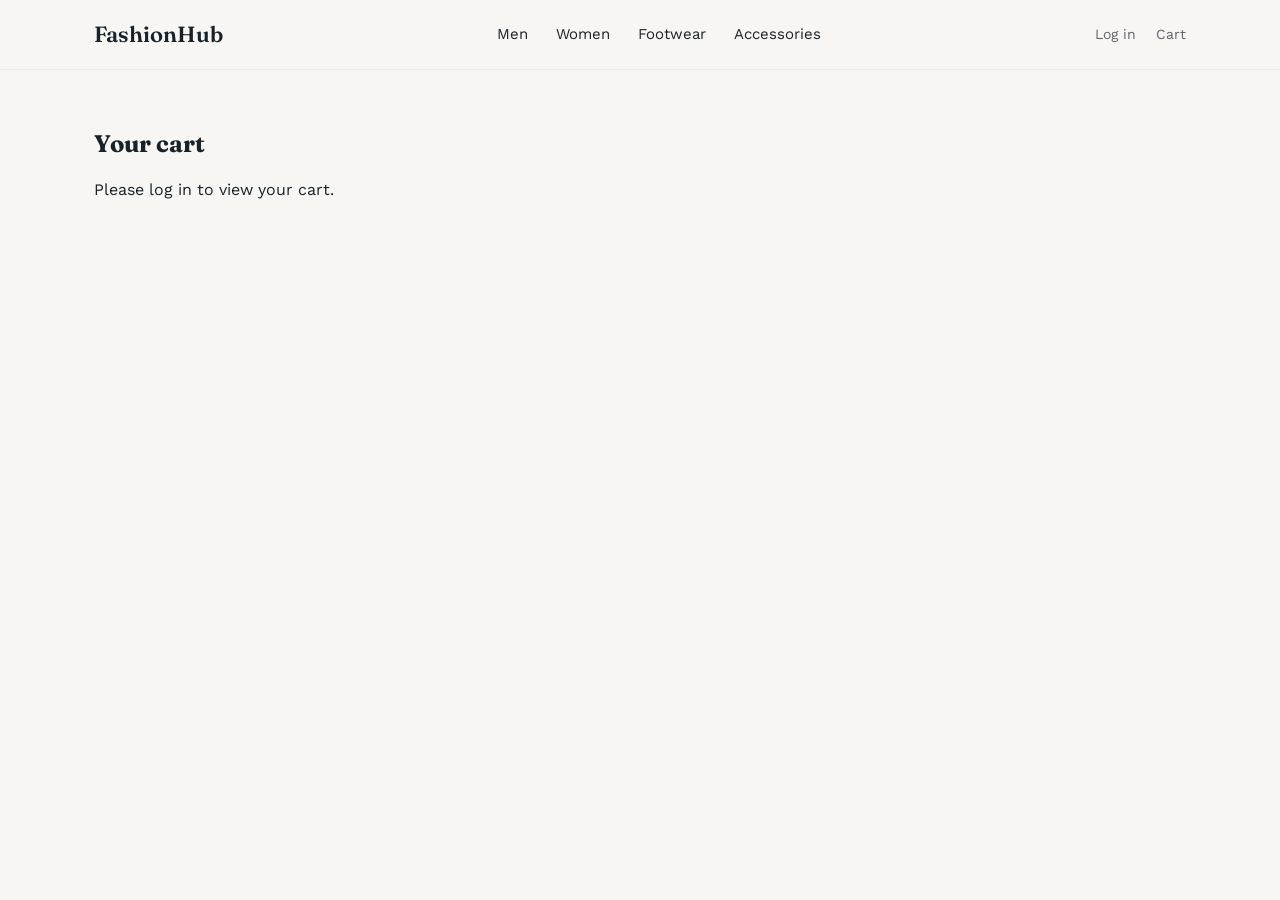
<file: frontend/cart.html>
<!DOCTYPE html>
<html lang="en">
<head>
<meta charset="UTF-8">
<meta name="viewport" content="width=device-width, initial-scale=1.0">
<title>Cart — FashionHub</title>
<link rel="preconnect" href="https://fonts.googleapis.com">
<link rel="preconnect" href="https://fonts.gstatic.com" crossorigin>
<link href="https://fonts.googleapis.com/css2?family=Fraunces:opsz,wght@9..144,400;9..144,600&family=Work+Sans:wght@400;500;600&display=swap" rel="stylesheet">
<link rel="stylesheet" href="css/style.css">
</head>
<body>

<header class="site-header">
  <div class="wrap header-inner">
    <a href="index.html" class="logo">FashionHub</a>
    <nav class="main-nav">
      <a href="index.html#categories">Men</a>
      <a href="index.html#categories">Women</a>
      <a href="index.html#categories">Footwear</a>
      <a href="index.html#categories">Accessories</a>
    </nav>
    <div class="header-actions">
      <a href="login.html" id="loginLink">Log in</a>
      <a href="cart.html" id="cartLink">Cart</a>
    </div>
  </div>
</header>

<section class="cart-section">
  <div class="wrap">
    <h1>Your cart</h1>
    <div id="cartWrap">
      <p class="status-text">Loading cart...</p>
    </div>
  </div>
</section>

<script src="js/config.js"></script>
<script src="js/main.js"></script>
<script src="js/cart.js"></script>
</body>
</html>
</file>
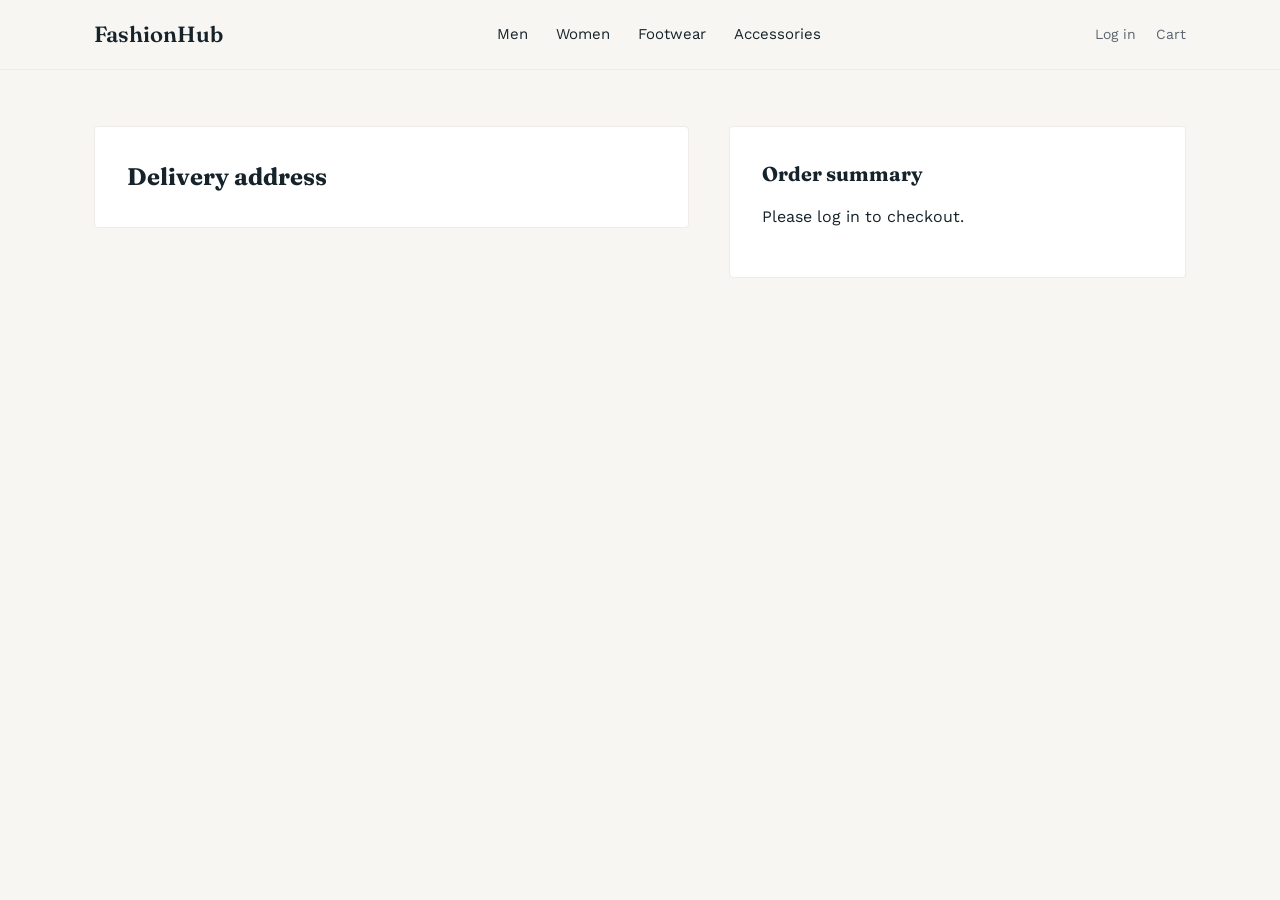
<file: frontend/checkout.html>
<!DOCTYPE html>
<html lang="en">
<head>
<meta charset="UTF-8">
<meta name="viewport" content="width=device-width, initial-scale=1.0">
<title>Checkout — FashionHub</title>
<link rel="preconnect" href="https://fonts.googleapis.com">
<link rel="preconnect" href="https://fonts.gstatic.com" crossorigin>
<link href="https://fonts.googleapis.com/css2?family=Fraunces:opsz,wght@9..144,400;9..144,600&family=Work+Sans:wght@400;500;600&display=swap" rel="stylesheet">
<link rel="stylesheet" href="css/style.css">
</head>
<body>

<header class="site-header">
  <div class="wrap header-inner">
    <a href="index.html" class="logo">FashionHub</a>
    <nav class="main-nav">
      <a href="index.html#categories">Men</a>
      <a href="index.html#categories">Women</a>
      <a href="index.html#categories">Footwear</a>
      <a href="index.html#categories">Accessories</a>
    </nav>
    <div class="header-actions">
      <a href="login.html" id="loginLink">Log in</a>
      <a href="cart.html" id="cartLink">Cart</a>
    </div>
  </div>
</header>

<section class="checkout-section">
  <div class="wrap checkout-grid">
    <div class="checkout-form-card">
      <h1>Delivery address</h1>
      <form id="checkoutForm" class="auth-form">
        <label for="full_name">Full name</label>
        <input type="text" id="full_name" required>

        <label for="phone">Phone</label>
        <input type="tel" id="phone" required>

        <label for="line1">Address</label>
        <input type="text" id="line1" required>

        <label for="city">City</label>
        <input type="text" id="city" required>

        <label for="pincode">Pincode</label>
        <input type="text" id="pincode" required>

        <div id="checkoutError" class="auth-error"></div>

        <button type="submit" class="btn-primary btn-full">Place order</button>
      </form>
    </div>

    <div class="checkout-summary-card">
      <h2>Order summary</h2>
      <div id="checkoutSummary">
        <p class="status-text">Loading...</p>
      </div>
    </div>
  </div>
</section>

<script src="js/config.js"></script>
<script src="js/main.js"></script>
<script src="js/checkout.js"></script>
</body>
</html>
</file>
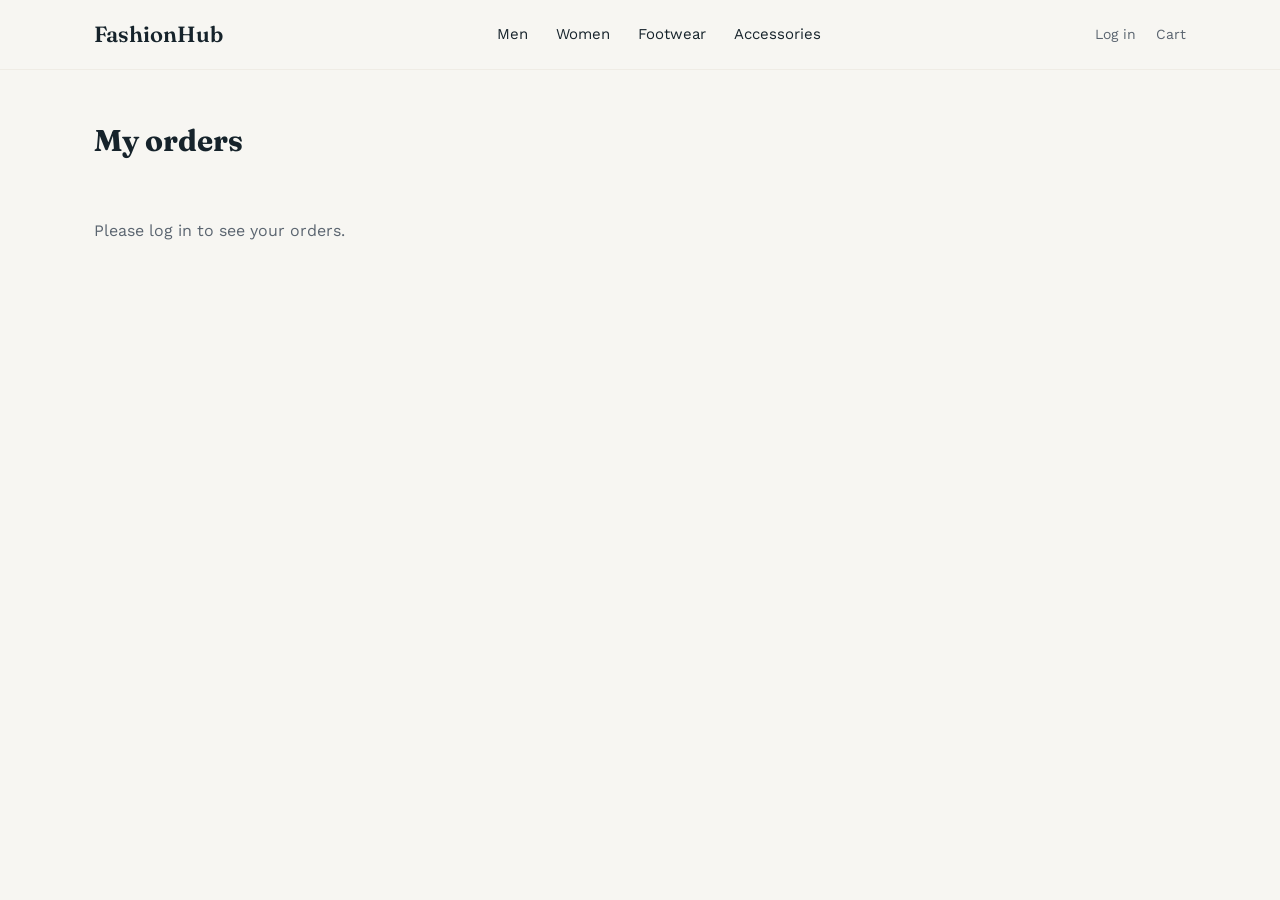
<file: frontend/my-orders.html>
<!DOCTYPE html>
<html lang="en">
<head>
<meta charset="UTF-8">
<meta name="viewport" content="width=device-width, initial-scale=1.0">
<title>My orders — FashionHub</title>
<link rel="preconnect" href="https://fonts.googleapis.com">
<link rel="preconnect" href="https://fonts.gstatic.com" crossorigin>
<link href="https://fonts.googleapis.com/css2?family=Fraunces:opsz,wght@9..144,400;9..144,600&family=Work+Sans:wght@400;500;600&display=swap" rel="stylesheet">
<link rel="stylesheet" href="css/style.css">
<link rel="stylesheet" href="css/orders.css">
</head>
<body>

<header class="site-header">
  <div class="wrap header-inner">
    <a href="index.html" class="logo">FashionHub</a>
    <nav class="main-nav">
      <a href="index.html#categories">Men</a>
      <a href="index.html#categories">Women</a>
      <a href="index.html#categories">Footwear</a>
      <a href="index.html#categories">Accessories</a>
    </nav>
    <div class="header-actions">
      <a href="login.html" id="loginLink">Log in</a>
      <a href="cart.html" id="cartLink">Cart</a>
    </div>
  </div>
</header>

<section class="orders-section">
  <div class="wrap">
    <h1>My orders</h1>
    <div id="ordersList" class="orders-list"></div>
    <p id="ordersMessage" class="orders-empty">Loading your orders...</p>
  </div>
</section>

<script src="js/config.js"></script>
<script src="js/main.js"></script>
<script src="js/my-orders.js"></script>
</body>
</html>
</file>
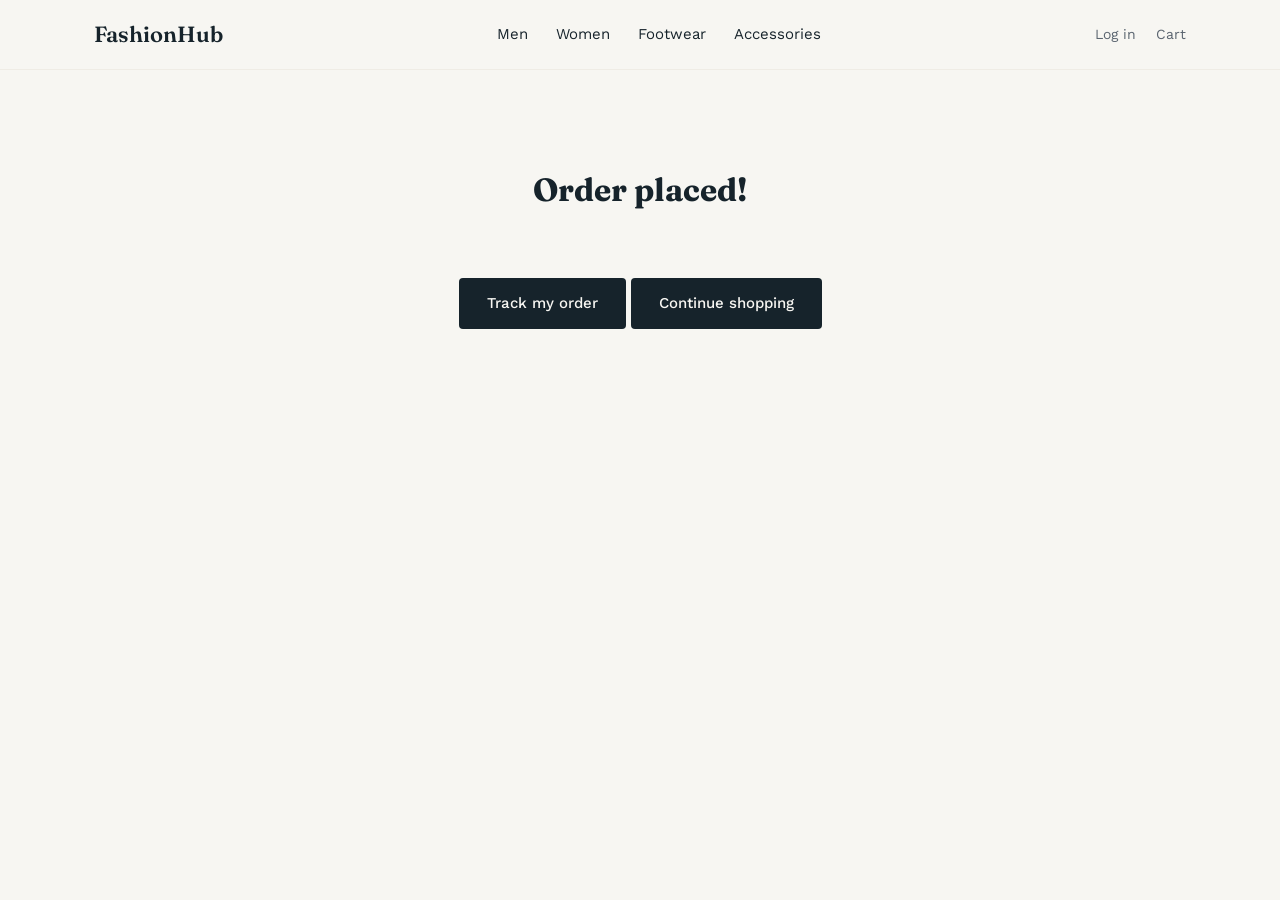
<file: frontend/order-confirmation.html>
<!DOCTYPE html>
<html lang="en">
<head>
<meta charset="UTF-8">
<meta name="viewport" content="width=device-width, initial-scale=1.0">
<title>Order confirmed — FashionHub</title>
<link rel="preconnect" href="https://fonts.googleapis.com">
<link rel="preconnect" href="https://fonts.gstatic.com" crossorigin>
<link href="https://fonts.googleapis.com/css2?family=Fraunces:opsz,wght@9..144,400;9..144,600&family=Work+Sans:wght@400;500;600&display=swap" rel="stylesheet">
<link rel="stylesheet" href="css/style.css">
</head>
<body>

<header class="site-header">
  <div class="wrap header-inner">
    <a href="index.html" class="logo">FashionHub</a>
    <nav class="main-nav">
      <a href="index.html#categories">Men</a>
      <a href="index.html#categories">Women</a>
      <a href="index.html#categories">Footwear</a>
      <a href="index.html#categories">Accessories</a>
    </nav>
    <div class="header-actions">
      <a href="login.html" id="loginLink">Log in</a>
      <a href="cart.html" id="cartLink">Cart</a>
    </div>
  </div>
</header>

<section class="confirmation-section">
  <div class="wrap confirmation-card">
    <h1>Order placed!</h1>
    <p id="orderIdText" class="auth-sub"></p>
    <a href="my-orders.html" class="btn-primary">Track my order</a>
    <a href="index.html" class="btn-primary">Continue shopping</a>
  </div>
</section>

<script src="js/config.js"></script>
<script src="js/main.js"></script>
<script>
  const params = new URLSearchParams(window.location.search);
  const orderId = params.get("order_id");
  document.getElementById("orderIdText").textContent = orderId
    ? `Your order id is ${orderId}. Save this for reference.`
    : "";
</script>
</body>
</html>
</file>
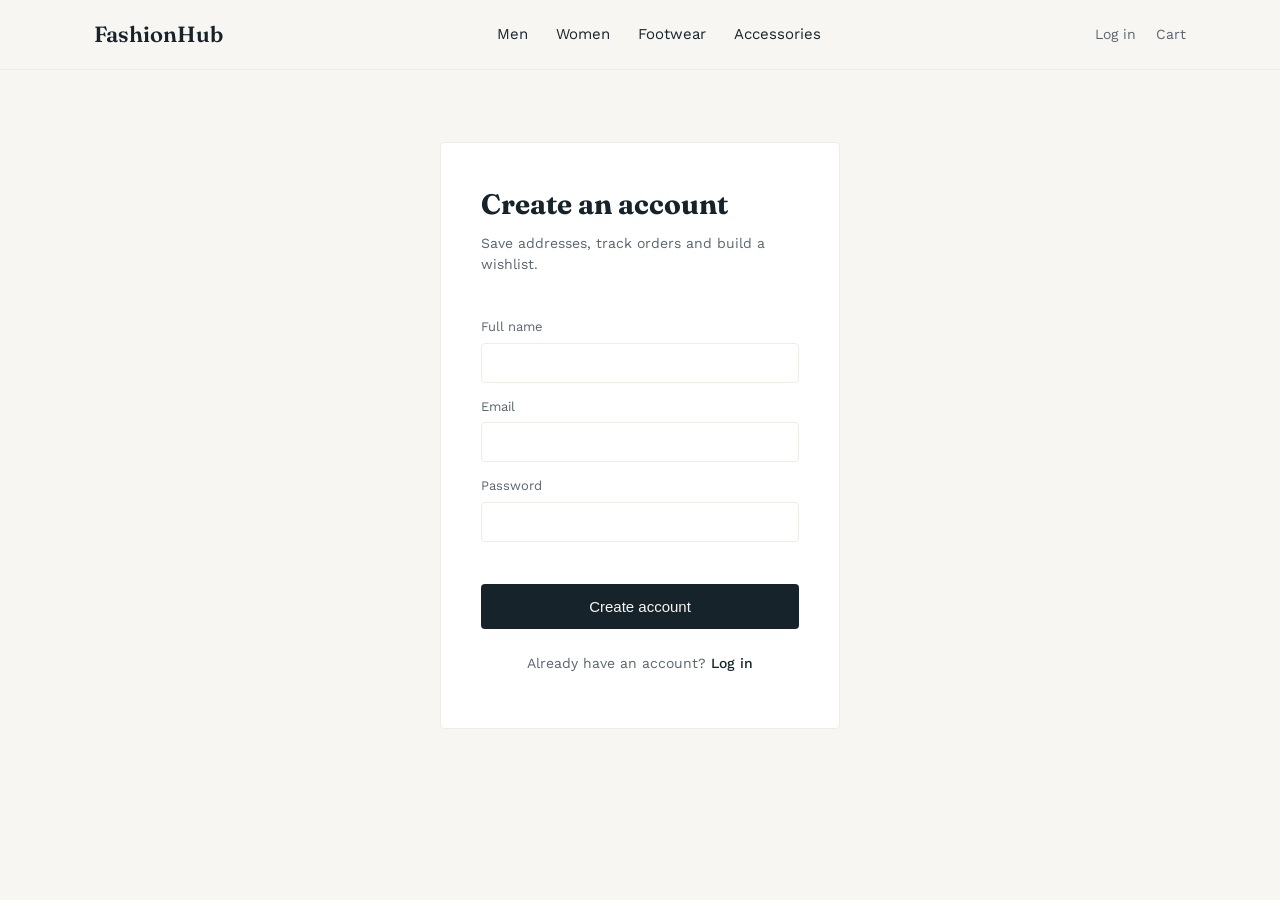
<file: frontend/register.html>
<!DOCTYPE html>
<html lang="en">
<head>
<meta charset="UTF-8">
<meta name="viewport" content="width=device-width, initial-scale=1.0">
<title>Create an account — FashionHub</title>
<link rel="preconnect" href="https://fonts.googleapis.com">
<link rel="preconnect" href="https://fonts.gstatic.com" crossorigin>
<link href="https://fonts.googleapis.com/css2?family=Fraunces:opsz,wght@9..144,400;9..144,600&family=Work+Sans:wght@400;500;600&display=swap" rel="stylesheet">
<link rel="stylesheet" href="css/style.css">
</head>
<body>

<header class="site-header">
  <div class="wrap header-inner">
    <a href="index.html" class="logo">FashionHub</a>
    <nav class="main-nav">
      <a href="index.html#categories">Men</a>
      <a href="index.html#categories">Women</a>
      <a href="index.html#categories">Footwear</a>
      <a href="index.html#categories">Accessories</a>
    </nav>
    <div class="header-actions">
      <a href="login.html" id="loginLink">Log in</a>
      <a href="cart.html" id="cartLink">Cart (0)</a>
    </div>
  </div>
</header>

<section class="auth-section">
  <div class="wrap auth-wrap">
    <div class="auth-card">
      <h1>Create an account</h1>
      <p class="auth-sub">Save addresses, track orders and build a wishlist.</p>

      <form id="registerForm" class="auth-form">
        <label for="name">Full name</label>
        <input type="text" id="name" required>

        <label for="email">Email</label>
        <input type="email" id="email" required>

        <label for="password">Password</label>
        <input type="password" id="password" required minlength="5">

        <div id="authError" class="auth-error"></div>

        <button type="submit" class="btn-primary btn-full">Create account</button>
      </form>

      <p class="auth-switch">Already have an account? <a href="login.html">Log in</a></p>
    </div>
  </div>
</section>

<script src="js/config.js"></script>
<script src="js/main.js"></script>
<script src="js/auth.js"></script>
</body>
</html>
</file>
<file: frontend/css/style.css>
:root {
  --ink: #16232b;
  --paper: #f7f6f2;
  --paper-dim: #efece5;
  --emerald: #1f4d3a;
  --plum: #5b2333;
  --gold: #8a6a1d;
  --text-muted: #5b6570;
  --radius: 4px;
}

* {
  box-sizing: border-box;
}

body {
  margin: 0;
  font-family: "Work Sans", -apple-system, sans-serif;
  background: var(--paper);
  color: var(--ink);
  line-height: 1.5;
}

h1, h2, h3 {
  font-family: "Fraunces", Georgia, serif;
  margin: 0;
  color: var(--ink);
}

a {
  color: inherit;
  text-decoration: none;
}

.wrap {
  max-width: 1140px;
  margin: 0 auto;
  padding: 0 24px;
}

/* Header */
.site-header {
  border-bottom: 1px solid var(--paper-dim);
  background: var(--paper);
  position: sticky;
  top: 0;
  z-index: 10;
}

.header-inner {
  display: flex;
  align-items: center;
  justify-content: space-between;
  padding-top: 18px;
  padding-bottom: 18px;
}

.logo {
  font-family: "Fraunces", Georgia, serif;
  font-size: 22px;
  font-weight: 600;
}

.main-nav {
  display: flex;
  gap: 28px;
}

.main-nav a {
  font-size: 15px;
  color: var(--ink);
}

.header-actions {
  display: flex;
  gap: 20px;
  font-size: 14px;
  color: var(--text-muted);
}

/* Hero */
.hero {
  padding: 96px 0 80px;
  border-bottom: 1px solid var(--paper-dim);
}

.hero-inner {
  max-width: 640px;
}

.hero h1 {
  font-size: 48px;
  font-weight: 600;
  line-height: 1.15;
  letter-spacing: -0.01em;
}

.hero-sub {
  margin-top: 20px;
  font-size: 17px;
  color: var(--text-muted);
  max-width: 480px;
}

.btn-primary {
  display: inline-block;
  margin-top: 32px;
  padding: 14px 28px;
  background: var(--ink);
  color: var(--paper);
  border-radius: var(--radius);
  font-size: 15px;
  font-weight: 500;
  transition: background 0.15s ease;
}

.btn-primary:hover {
  background: var(--emerald);
}

/* Categories */
.categories {
  padding: 72px 0;
  border-bottom: 1px solid var(--paper-dim);
}

.categories h2 {
  font-size: 28px;
  margin-bottom: 32px;
}

.category-grid {
  display: grid;
  grid-template-columns: repeat(4, 1fr);
  gap: 16px;
}

.category-card {
  display: flex;
  flex-direction: column;
  justify-content: flex-end;
  height: 220px;
  padding: 20px;
  border-radius: var(--radius);
  color: var(--paper);
}

.category-name {
  font-family: "Fraunces", Georgia, serif;
  font-size: 22px;
  font-weight: 600;
}

.category-meta {
  margin-top: 6px;
  font-size: 13px;
  opacity: 0.85;
}

.cat-men { background: var(--ink); }
.cat-women { background: var(--plum); }
.cat-footwear { background: var(--emerald); }
.cat-accessories { background: var(--gold); }

/* Products */
.products {
  padding: 72px 0 96px;
}

.section-heading {
  display: flex;
  align-items: baseline;
  justify-content: space-between;
  flex-wrap: wrap;
  gap: 8px;
  margin-bottom: 28px;
}

.section-heading h2 {
  font-size: 28px;
}

.status-text {
  font-size: 14px;
  color: var(--text-muted);
}

.product-grid {
  display: grid;
  grid-template-columns: repeat(auto-fill, minmax(220px, 1fr));
  gap: 20px;
}

.product-card {
  border: 1px solid var(--paper-dim);
  border-radius: var(--radius);
  padding: 16px;
  background: #fff;
}

.product-card .product-image {
  height: 160px;
  background: var(--paper-dim);
  border-radius: var(--radius);
  margin-bottom: 12px;
}

.product-card h3 {
  font-size: 16px;
  font-weight: 500;
  font-family: "Work Sans", sans-serif;
}

.product-card .price {
  margin-top: 4px;
  color: var(--text-muted);
  font-size: 14px;
}

/* Footer */
.site-footer {
  border-top: 1px solid var(--paper-dim);
  padding: 56px 0;
  background: var(--paper-dim);
}

.footer-inner {
  display: flex;
  justify-content: space-between;
  flex-wrap: wrap;
  gap: 40px;
}

.footer-about p {
  margin-top: 10px;
  max-width: 280px;
  color: var(--text-muted);
  font-size: 14px;
}

.footer-links {
  display: flex;
  gap: 64px;
}

.footer-links h3 {
  font-size: 13px;
  font-weight: 500;
  color: var(--text-muted);
  margin-bottom: 12px;
}

.footer-links a {
  display: block;
  font-size: 14px;
  margin-bottom: 8px;
  color: var(--ink);
}

/* Responsive */
@media (max-width: 800px) {
  .main-nav { display: none; }
  .hero h1 { font-size: 34px; }
  .category-grid { grid-template-columns: repeat(2, 1fr); }
  .footer-inner { flex-direction: column; }
}
/* Auth pages (login/register) */
.auth-section {
  padding: 72px 0 96px;
  display: flex;
  justify-content: center;
}

.auth-card {
  width: 100%;
  max-width: 400px;
  background: #fff;
  border: 1px solid var(--paper-dim);
  border-radius: var(--radius);
  padding: 40px;
}

.auth-card h1 {
  font-size: 28px;
}

.auth-sub {
  margin-top: 8px;
  color: var(--text-muted);
  font-size: 14px;
}

.auth-form {
  margin-top: 28px;
  display: flex;
  flex-direction: column;
}

.auth-form label {
  font-size: 13px;
  color: var(--text-muted);
  margin-top: 14px;
}

.auth-form input {
  margin-top: 6px;
  padding: 10px 12px;
  border: 1px solid var(--paper-dim);
  border-radius: var(--radius);
  font-size: 15px;
  font-family: "Work Sans", sans-serif;
}

.auth-form input:focus {
  outline: none;
  border-color: var(--emerald);
}

.btn-full {
  width: 100%;
  text-align: center;
  border: none;
  cursor: pointer;
  margin-top: 24px;
}

.auth-error {
  color: #b3261e;
  font-size: 13px;
  min-height: 18px;
}

.auth-success {
  color: var(--emerald);
  font-size: 14px;
}

.auth-switch {
  margin-top: 24px;
  font-size: 14px;
  color: var(--text-muted);
  text-align: center;
}

.auth-switch a {
  color: var(--ink);
  font-weight: 500;
}
/* Product detail page */
.product-detail {
  padding: 56px 0 96px;
}

.product-detail-grid {
  display: grid;
  grid-template-columns: 1fr 1fr;
  gap: 48px;
  align-items: start;
}

.product-detail-image {
  height: 520px;
  background: var(--paper-dim);
  border-radius: var(--radius);
}

.product-detail-info h1 {
  font-size: 32px;
}

.product-detail-price {
  margin-top: 12px;
  font-size: 22px;
}

.product-detail-category {
  margin-top: 4px;
  font-size: 14px;
  color: var(--text-muted);
}

.qty-row {
  margin-top: 28px;
  display: flex;
  align-items: center;
  gap: 12px;
}

.qty-row label {
  font-size: 14px;
  color: var(--text-muted);
}

.qty-row input {
  width: 70px;
  padding: 8px 10px;
  border: 1px solid var(--paper-dim);
  border-radius: var(--radius);
  font-family: "Work Sans", sans-serif;
}

@media (max-width: 700px) {
  .product-detail-grid { grid-template-columns: 1fr; }
}

a.product-card {
  display: block;
}
/* Cart page */
.cart-section {
  padding: 56px 0 96px;
}

.cart-list {
  margin-top: 32px;
  display: flex;
  flex-direction: column;
  gap: 16px;
}

.cart-row {
  display: flex;
  justify-content: space-between;
  align-items: center;
  padding: 16px;
  border: 1px solid var(--paper-dim);
  border-radius: var(--radius);
}

.cart-row h3 {
  font-size: 16px;
  font-weight: 500;
  font-family: "Work Sans", sans-serif;
}

.cart-row-price {
  margin-top: 4px;
  font-size: 14px;
  color: var(--text-muted);
}

.btn-remove {
  background: none;
  border: 1px solid var(--paper-dim);
  padding: 8px 16px;
  border-radius: var(--radius);
  cursor: pointer;
  font-family: "Work Sans", sans-serif;
  font-size: 13px;
}

.btn-remove:hover {
  border-color: var(--plum);
  color: var(--plum);
}

.cart-total {
  margin-top: 24px;
  font-size: 18px;
  font-weight: 600;
  font-family: "Fraunces", serif;
}

.cart-section .btn-primary {
  margin-top: 20px;
  display: inline-block;
}
/* Checkout page */
.checkout-section {
  padding: 56px 0 96px;
}

.checkout-grid {
  display: grid;
  grid-template-columns: 1.3fr 1fr;
  gap: 40px;
  align-items: start;
}

.checkout-form-card,
.checkout-summary-card {
  background: #fff;
  border: 1px solid var(--paper-dim);
  border-radius: var(--radius);
  padding: 32px;
}

.checkout-summary-card h2 {
  font-size: 20px;
}

.summary-rows {
  margin-top: 20px;
  display: flex;
  flex-direction: column;
  gap: 10px;
}

.summary-row {
  display: flex;
  justify-content: space-between;
  font-size: 14px;
  color: var(--text-muted);
}

.summary-total {
  margin-top: 16px;
  padding-top: 16px;
  border-top: 1px solid var(--paper-dim);
  display: flex;
  justify-content: space-between;
  font-weight: 600;
  font-family: "Fraunces", serif;
}

@media (max-width: 800px) {
  .checkout-grid { grid-template-columns: 1fr; }
}

/* Order confirmation */
.confirmation-section {
  padding: 96px 0;
  text-align: center;
}

.confirmation-card {
  max-width: 480px;
  margin: 0 auto;
}

.confirmation-card h1 {
  font-size: 32px;
}

.confirmation-card p {
  margin: 16px 0 32px;
}
.product-card .product-image,
.product-detail-image {
  overflow: hidden;
}

.product-image img,
.product-detail-image img {
  width: 100%;
  height: 100%;
  object-fit: cover;
  border-radius: var(--radius);
  display: block;
}
/* Category filter */
.products {
  scroll-margin-top: 70px;
}

.heading-meta {
  display: flex;
  align-items: baseline;
  gap: 16px;
}

.clear-filter {
  font-size: 14px;
  color: var(--emerald);
  text-decoration: underline;
}

/* =========================================================
   Shop page: search, sort, filters
   ========================================================= */
.product-card .product-image { position: relative; overflow: hidden; }
.product-card .product-image img { width: 100%; height: 100%; object-fit: cover; display: block; }
.product-card .product-brand,
.product-brand { font-size: 12px; letter-spacing: 0.04em; text-transform: uppercase; color: var(--text-muted); margin-bottom: 2px; }
.product-card.is-sold-out { opacity: 0.6; }

.stock-badge { position: absolute; top: 8px; left: 8px; font-size: 12px; font-weight: 600; padding: 3px 8px; border-radius: 999px; background: #fff; }
.badge-out { color: var(--plum); border: 1px solid var(--plum); }
.badge-low { color: var(--gold); border: 1px solid var(--gold); }

.shop-toolbar { display: flex; flex-wrap: wrap; gap: 12px 24px; justify-content: space-between; align-items: center; margin-bottom: 24px; }
.search-form { display: flex; gap: 8px; flex: 1 1 320px; max-width: 520px; }
.search-form input { flex: 1; padding: 10px 14px; border: 1px solid var(--paper-dim); border-radius: var(--radius); font-family: inherit; font-size: 14px; background: #fff; }
.search-form input:focus, .toolbar-right select:focus { outline: 2px solid var(--emerald); outline-offset: 1px; }
.search-form .btn-primary { margin: 0; padding: 10px 18px; border: 0; cursor: pointer; font-family: inherit; }
.toolbar-right { display: flex; align-items: center; gap: 10px; font-size: 14px; color: var(--text-muted); }
.toolbar-right select { padding: 9px 10px; border: 1px solid var(--paper-dim); border-radius: var(--radius); font-family: inherit; background: #fff; }
.btn-outline { display: none; background: none; border: 1px solid var(--ink); border-radius: var(--radius); padding: 9px 14px; font-family: inherit; font-size: 14px; cursor: pointer; }

.shop-layout { display: grid; grid-template-columns: 250px 1fr; gap: 32px; align-items: start; }
.filters { background: #fff; border: 1px solid var(--paper-dim); border-radius: var(--radius); padding: 18px; position: sticky; top: 84px; max-height: calc(100vh - 100px); overflow-y: auto; }
.filters-head { display: flex; justify-content: space-between; align-items: baseline; margin-bottom: 8px; }
.filters-head h3 { font-size: 18px; }
.link-button { background: none; border: 0; padding: 0; color: var(--emerald); font-size: 13px; cursor: pointer; font-family: inherit; text-decoration: underline; }
.filter-group { border: 0; border-top: 1px solid var(--paper-dim); margin: 0; padding: 14px 0; min-width: 0; }
.filter-group legend { font-size: 13px; font-weight: 600; padding: 0; margin-bottom: 8px; float: left; width: 100%; }
.filter-group legend + * { clear: both; }
.filter-select { width: 100%; padding: 8px; border: 1px solid var(--paper-dim); border-radius: var(--radius); font-family: inherit; background: #fff; }
.price-inputs { display: flex; align-items: center; gap: 8px; font-size: 13px; color: var(--text-muted); }
.price-inputs input { width: 100%; min-width: 0; padding: 8px; border: 1px solid var(--paper-dim); border-radius: var(--radius); font-family: inherit; }
.chip-row { display: flex; flex-wrap: wrap; gap: 8px; }
.chip-check input { position: absolute; opacity: 0; pointer-events: none; }
.chip-check span, .chip { display: inline-block; padding: 6px 12px; border: 1px solid #cfcac0; border-radius: 999px; font-size: 13px; background: #fff; cursor: pointer; font-family: inherit; color: var(--ink); }
.chip-check input:checked + span, .chip.selected { background: var(--emerald); border-color: var(--emerald); color: #fff; }
.chip-check input:focus-visible + span, .chip:focus-visible { outline: 2px solid var(--emerald); outline-offset: 2px; }
.stock-toggle { display: flex; align-items: center; gap: 8px; font-size: 14px; padding-top: 14px; border-top: 1px solid var(--paper-dim); cursor: pointer; }
.empty-state { grid-column: 1 / -1; color: var(--text-muted); padding: 32px 0; }

@media (max-width: 800px) {
  .shop-layout { grid-template-columns: 1fr; }
  .filters { display: none; position: static; max-height: none; }
  .filters.open { display: block; }
  .btn-outline { display: inline-block; }
}

/* =========================================================
   Product page: options + stock
   ========================================================= */
.product-detail-image { overflow: hidden; }
.product-detail-image img { width: 100%; height: 100%; object-fit: cover; display: block; }
.product-description { margin: 16px 0 0; color: var(--text-muted); max-width: 52ch; }
.option-group { margin-top: 24px; }
.option-label { font-size: 14px; color: var(--text-muted); margin-bottom: 8px; }
.option-label strong { color: var(--ink); font-weight: 600; }
.stock-line { margin: 20px 0 0; font-size: 14px; font-weight: 500; }
.stock-ok { color: var(--emerald); }
.stock-low { color: var(--gold); }
.stock-out { color: var(--plum); }
.btn-full:disabled, .btn-primary:disabled { opacity: 0.5; cursor: not-allowed; }
#cartMessage a { text-decoration: underline; }

/* =========================================================
   Cart: thumbnails, quantity stepper, warnings
   ========================================================= */
.cart-row { gap: 16px; flex-wrap: wrap; }
.cart-row.has-warning { border-color: var(--plum); }
.cart-thumb { width: 64px; height: 64px; background: var(--paper-dim); border-radius: var(--radius); overflow: hidden; flex-shrink: 0; }
.cart-thumb img { width: 100%; height: 100%; object-fit: cover; display: block; }
.cart-row-info { flex: 1 1 180px; min-width: 0; }
.cart-variant { margin-top: 2px; font-size: 13px; color: var(--text-muted); }
.cart-warning { margin-top: 6px; font-size: 13px; color: var(--plum); font-weight: 500; }
.qty-stepper { display: inline-flex; align-items: center; border: 1px solid #cfcac0; border-radius: var(--radius); background: #fff; }
.qty-btn { width: 34px; height: 36px; background: none; border: 0; font-size: 18px; cursor: pointer; font-family: inherit; }
.qty-btn:hover:not(:disabled) { background: var(--paper-dim); }
.qty-btn:disabled { opacity: 0.35; cursor: not-allowed; }
.qty-input { width: 46px; height: 36px; border: 0; border-left: 1px solid #cfcac0; border-right: 1px solid #cfcac0; text-align: center; font-family: inherit; font-size: 14px; -moz-appearance: textfield; }
.qty-input::-webkit-outer-spin-button, .qty-input::-webkit-inner-spin-button { -webkit-appearance: none; margin: 0; }
.cart-line-total { min-width: 90px; text-align: right; font-weight: 600; }
#cartMessage:empty { display: none; }
#cartMessage { margin-top: 16px; }
.summary-variant { display: block; font-size: 12px; color: var(--text-muted); }


html { scroll-padding-top: 84px; }
</file>
<file: frontend/css/orders.css>
/* Login tabs */
.login-tabs { display: flex; gap: 8px; margin-top: 24px; }
.login-tab {
  flex: 1; padding: 10px; font: inherit; font-size: 14px; cursor: pointer;
  background: #fff; color: var(--text-muted);
  border: 1px solid var(--paper-dim); border-radius: var(--radius);
}
.login-tab.active { background: var(--ink); color: var(--paper); border-color: var(--ink); }
.link-btn {
  margin-top: 14px; background: none; border: 0; cursor: pointer;
  color: var(--text-muted); font: inherit; font-size: 13px; text-decoration: underline;
}

/* My Orders */
.orders-section { padding: 48px 0 96px; }
.orders-section h1 { font-size: 30px; }
.orders-list { margin-top: 28px; display: flex; flex-direction: column; gap: 20px; }
.order-card {
  background: #fff; border: 1px solid var(--paper-dim);
  border-radius: var(--radius); padding: 22px;
}
.order-head { display: flex; justify-content: space-between; gap: 12px; flex-wrap: wrap; }
.order-head strong { font-size: 16px; }
.order-head small { display: block; color: var(--text-muted); margin-top: 4px; }
.order-total { font-weight: 600; font-size: 18px; text-align: right; }

.order-items { margin-top: 18px; display: flex; flex-direction: column; gap: 12px; }
.order-item { display: flex; gap: 12px; align-items: center; }
.order-item img {
  width: 56px; height: 56px; object-fit: cover;
  border-radius: var(--radius); background: var(--paper-dim);
}
.order-item small { color: var(--text-muted); display: block; margin-top: 2px; }

.order-address { margin-top: 16px; font-size: 13px; color: var(--text-muted); }

/* Progress bar */
.progress { display: flex; margin-top: 22px; }
.progress-step { flex: 1; text-align: center; position: relative; font-size: 12px; color: var(--text-muted); }
.progress-step::before {
  content: ""; display: block; width: 14px; height: 14px; margin: 0 auto 8px;
  border-radius: 50%; background: var(--paper-dim); border: 2px solid var(--paper-dim);
  position: relative; z-index: 1;
}
.progress-step::after {
  content: ""; position: absolute; top: 6px; left: -50%; width: 100%; height: 2px;
  background: var(--paper-dim);
}
.progress-step:first-child::after { display: none; }
.progress-step.done { color: var(--ink); }
.progress-step.done::before { background: var(--emerald); border-color: var(--emerald); }
.progress-step.done::after { background: var(--emerald); }
.progress-step.current { font-weight: 600; }

.cancelled-note {
  margin-top: 18px; padding: 10px 14px; border-radius: var(--radius);
  background: #fdecea; color: #b3261e; font-size: 14px;
}
.orders-empty { margin-top: 28px; color: var(--text-muted); }
@media (prefers-reduced-motion: no-preference) {
  .progress-step::before { transition: background .3s; }
}
</file>
